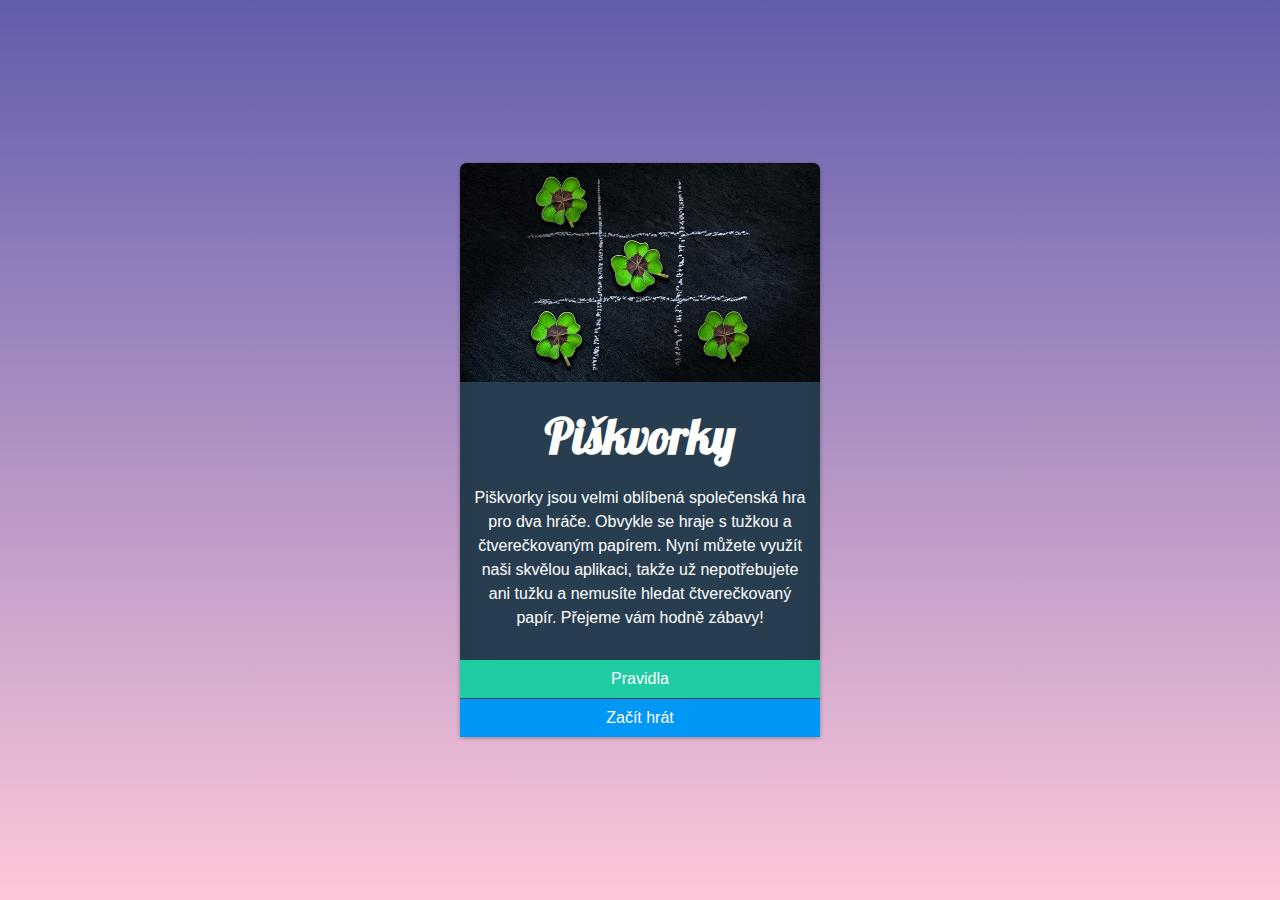
<file: index.html>
<!DOCTYPE html>
<html lang="en">
  <head>
    <meta charset="UTF-8" />
    <meta name="viewport" content="width=device-width, initial-scale=1.0" />
    <meta
      http-equiv="Cache-Control"
      content="no-cache, no-store, must-revalidate"
    />
    <link rel="stylesheet" href="style.css" />
    <link
      href="https://fonts.googleapis.com/css2?family=Lobster&display=swap"
      rel="stylesheet"
    />
    <title>Úvodní stránka</title>
  </head>
  <body>
    <div class="container container__homepage">
      <img
        class="image image__homepage"
        src="images/uvodni.jpg"
        alt="úvodní obrázek"
      />
      <h1 class="headline">Piškvorky</h1>
      <p class="description">
        Piškvorky jsou velmi oblíbená společenská hra pro dva hráče. Obvykle se
        hraje s tužkou a čtverečkovaným papírem. Nyní můžete využít naši skvělou
        aplikaci, takže už nepotřebujete ani tužku a nemusíte hledat
        čtverečkovaný papír. Přejeme vám hodně zábavy!
      </p>
      <a class="button pravidla" href="pravidla.html">Pravidla</a>
      <a class="button start" href="hra.html">Začít hrát</a>
    </div>
  </body>
</html>
</file>
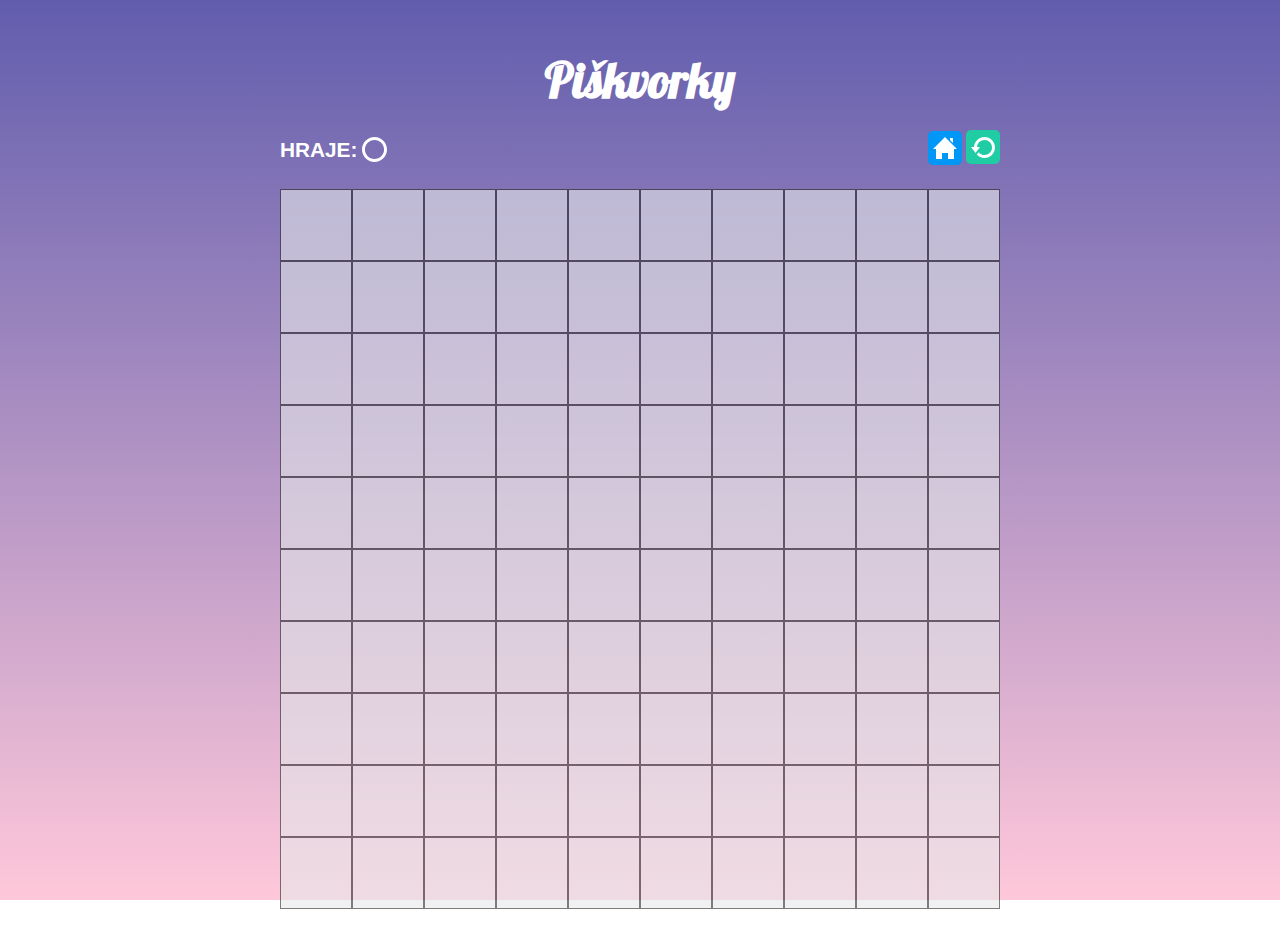
<file: hra.html>
<!DOCTYPE html>
<html lang="en">
  <head>
    <meta charset="UTF-8" />
    <meta name="viewport" content="width=device-width, initial-scale=1.0" />
    <meta
      http-equiv="Cache-Control"
      content="no-cache, no-store, must-revalidate"
    />
    <link rel="stylesheet" href="style.css" />
    <link
      href="https://fonts.googleapis.com/css2?family=Lobster&display=swap"
      rel="stylesheet"
    />
    <title>Piškvorky</title>
  </head>
  <body>
    <div class="container__game">
      <h1 class="headline">Piškvorky</h1>
      <div class="container__text">
        <span class="current__player">Hraje: <span id="player"></span></span>
        <div class="links">
          <a href="index.html"
            ><img class="icon__home" src="images/home.svg" alt="home"
          /></a>
          <a href="hra.html"
            ><img class="icon__restart" src="images/restart.svg" alt="restart"
          /></a>
        </div>
      </div>
      <div id="grid" class="container__grid"></div>
    </div>
    <script src="index.js"></script>
  </body>
</html>
</file>
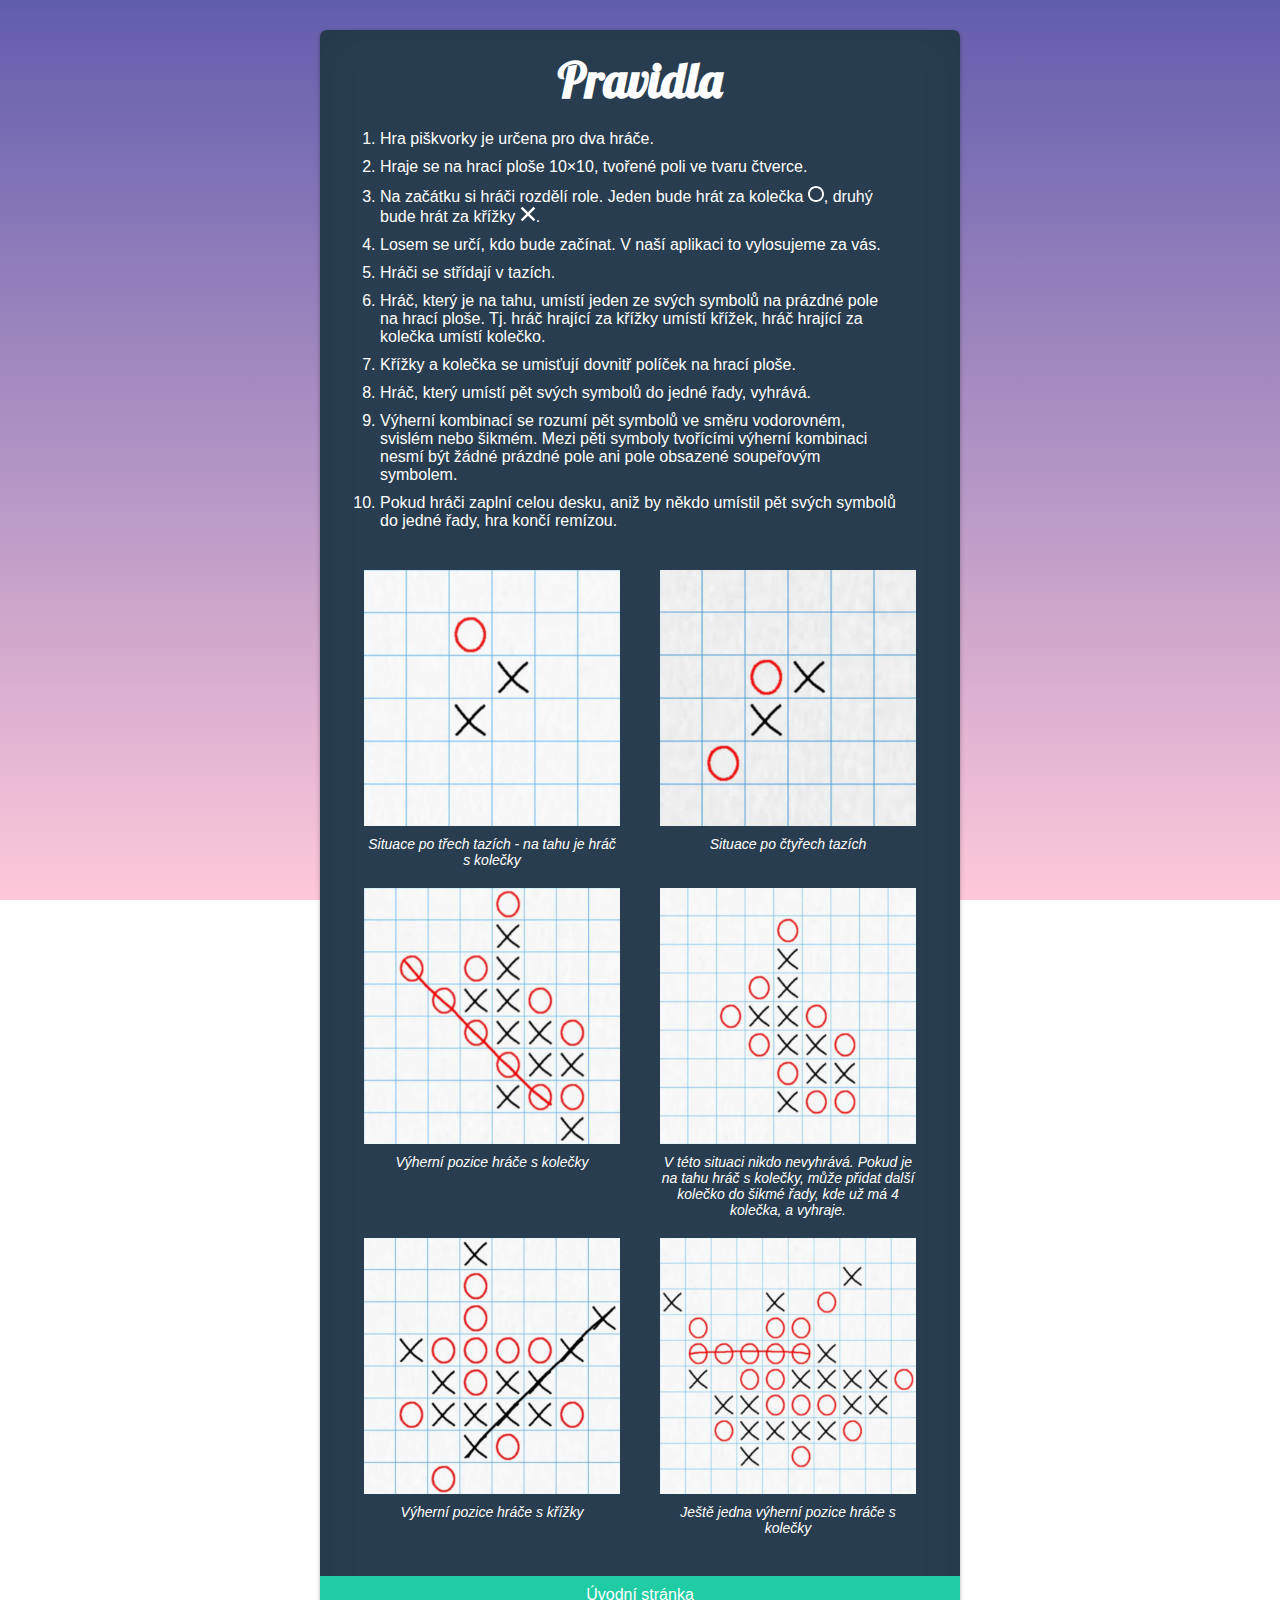
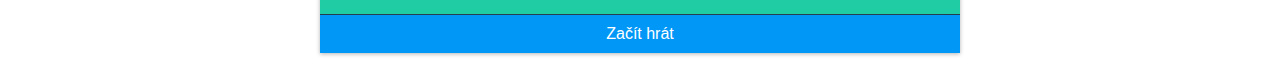
<file: pravidla.html>
<!DOCTYPE html>
<html lang="en">
  <head>
    <meta charset="UTF-8" />
    <meta name="viewport" content="width=device-width, initial-scale=1.0" />
    <meta
      http-equiv="Cache-Control"
      content="no-cache, no-store, must-revalidate"
    />
    <link
      href="https://fonts.googleapis.com/css2?family=Lobster&display=swap"
      rel="stylesheet"
    />
    <link rel="stylesheet" href="style.css" />
    <title>Document</title>
  </head>
  <body>
    <div class="container container__rules">
      <div class="p-20">
        <h1 class="headline">Pravidla</h1>
        <ol class="list">
          <li>Hra piškvorky je určena pro dva hráče.</li>
          <li>Hraje se na hrací ploše 10×10, tvořené poli ve tvaru čtverce.</li>
          <li>
            Na začátku si hráči rozdělí role. Jeden bude hrát za kolečka
            <img class="icon" src="images/circle.svg" alt="circle" />, druhý
            bude hrát za křížky
            <img class="icon" src="images/cross.svg" alt="cross" />.
          </li>
          <li>
            Losem se určí, kdo bude začínat. V naší aplikaci to vylosujeme za
            vás.
          </li>
          <li>Hráči se střídají v tazích.</li>
          <li>
            Hráč, který je na tahu, umístí jeden ze svých symbolů na prázdné
            pole na hrací ploše. Tj. hráč hrající za křížky umístí křížek, hráč
            hrající za kolečka umístí kolečko.
          </li>
          <li>Křížky a kolečka se umisťují dovnitř políček na hrací ploše.</li>
          <li>Hráč, který umístí pět svých symbolů do jedné řady, vyhrává.</li>
          <li>
            Výherní kombinací se rozumí pět symbolů ve směru vodorovném, svislém
            nebo šikmém. Mezi pěti symboly tvořícími výherní kombinaci nesmí být
            žádné prázdné pole ani pole obsazené soupeřovým symbolem.
          </li>
          <li>
            Pokud hráči zaplní celou desku, aniž by někdo umístil pět svých
            symbolů do jedné řady, hra končí remízou.
          </li>
        </ol>
      </div>
      <div class="wrapper">
        <figure class="content">
          <img
            class="image__rules"
            src="images/instructions-01.jpg"
            alt="instrukcde 01"
          />
          <figcaption class="legend">
            Situace po třech tazích - na tahu je hráč s kolečky
          </figcaption>
        </figure>
        <figure class="content">
          <img
            class="image__rules"
            src="images/instructions-02.jpg"
            alt="instrukcde 02"
          />
          <figcaption class="legend">Situace po čtyřech tazích</figcaption>
        </figure>
        <figure class="content">
          <img
            class="image__rules"
            src="images/instructions-03.jpg"
            alt="instrukcde 03"
          />
          <figcaption class="legend">Výherní pozice hráče s kolečky</figcaption>
        </figure>
        <figure class="content">
          <img
            class="image__rules"
            src="images/instructions-04.jpg"
            alt="instrukcde 04"
          />
          <figcaption class="legend">
            V této situaci nikdo nevyhrává. Pokud je na tahu hráč s kolečky,
            může přidat další kolečko do šikmé řady, kde už má 4 kolečka, a
            vyhraje.
          </figcaption>
        </figure>
        <figure class="content">
          <img
            class="image__rules"
            src="images/instructions-05.jpg"
            alt="instrukcde 05"
          />
          <figcaption class="legend">Výherní pozice hráče s křížky</figcaption>
        </figure>
        <figure class="content">
          <img
            class="image__rules"
            src="images/instructions-06.jpg"
            alt="instrukcde 06"
          />
          <figcaption class="legend">
            Ještě jedna výherní pozice hráče s kolečky
          </figcaption>
        </figure>
      </div>
      <a class="button pravidla" href="index.html">Úvodní stránka</a>
      <a class="button start" href="hra.html">Začít hrát</a>
    </div>
  </body>
</html>
</file>
<file: style.css>
*,
*::before,
*::after {
  margin: 0;
  padding: 0;
  box-sizing: inherit;
}

body {
  background-image: linear-gradient(#615dad, #ffc8da);
  background-repeat: no-repeat;
  background-attachment: fixed;
  margin: 0;
  min-height: 100vh;
  display: flex;
  justify-content: center;
  align-items: center;
  font-family: Arial, Helvetica, sans-serif;
  color: #ffffff;
}

.p-20 {
  padding: 0 20px;
}

.container {
  background-color: #283e50;
  -webkit-box-shadow: 0 1px 4px rgba(0, 0, 0, 0.3),
    0 0 40px rgba(0, 0, 0, 0.1) inset;
  -moz-box-shadow: 0 1px 4px rgba(0, 0, 0, 0.3),
    0 0 40px rgba(0, 0, 0, 0.1) inset;
  box-shadow: 0 1px 4px rgba(0, 0, 0, 0.3), 0 0 40px rgba(0, 0, 0, 0.1) inset;
}

.container__homepage {
  width: 300px;
}

.container__rules {
  max-width: 90%;
}

.container__rules,
.container__game {
  margin: 30px 0;
}

.container__game {
  max-width: 80vmin;
}

.container__rules,
.container__homepage,
.image__homepage {
  border-radius: 7px 7px 0 0;
}

.container__homepage,
.image__homepage {
  width: 360px;
}

.image {
  height: auto;
}

.image__rules {
  width: 100%;
}

#player {
  width: 25px;
  height: 25px;
  margin-left: 5px;
}
.image__svg {
  width: 100%;
  height: auto;
}

.headline {
  font-family: 'Lobster', cursive;
  font-size: 3rem;
  margin: 20px 0;
}

.description {
  padding: 0 10px;
  margin-bottom: 30px;
  line-height: 1.5;
}

.content {
  display: flex;
  flex-direction: column;
  justify-content: center;
  align-items: center;
  margin: 0 30px 30px;
}

.wrapper {
  display: flex;
  flex-wrap: wrap;
  align-items: flex-start;
  justify-content: center;
  margin-bottom: 20px;
}

.legend {
  font-style: italic;
  text-align: center;
  margin: 10px 0 0;
  font-size: 16px;
}

.list {
  margin-bottom: 40px;
  padding: 0 40px;
}

.list li {
  margin-bottom: 10px;
  font-size: 16px;
}

.icon {
  width: 1em;
  height: 1em;
}

.icon__big {
  margin-left: 5px;
  width: 20px;
  height: 20px;
}

.icon__home,
.icon__restart {
  padding: 5px;
  border-radius: 5px;
}

.icon__home:hover,
.icon__restart:hover,
.icon__home:focus,
.icon__restart:focus {
  opacity: 0.5;
}

.start,
.icon__home {
  background-color: #0197f6;
}

.start:hover,
.icon__home:hover,
.icon__home:focus {
  background-color: #0090e9;
  opacity: 1;
}

.pravidla,
.icon__restart {
  background-color: #1fcca4;
  margin-bottom: 1px;
}

.pravidla:hover,
.icon__restart:hover,
.icon__restart:focus {
  background-color: #1cbb96;
  opacity: 1;
}

.button {
  display: inline-block;
  width: 100%;
  height: auto;
  padding: 10px 0;
  color: #ffffff;
  text-decoration: none;
}

.button,
.headline,
.description {
  text-align: center;
}

.container__text {
  display: flex;
  justify-content: space-between;
  align-items: center;
  margin-bottom: 20px;
}

.current__player {
  text-transform: uppercase;
  font-weight: bold;
  display: flex;
  justify-content: center;
  align-items: center;
  font-size: 1.3em;
}

.container__grid {
  display: grid;
  grid: repeat(10, 1fr) / repeat(10, 1fr);
  width: 80vmin;
  height: 80vmin;
  position: relative;
}

.grid-item {
  border: 1px solid black;
  justify-items: center;
  align-items: center;
  opacity: 0.5;
  cursor: pointer;
  background-color: #e2e6eb;
}

.grid-item:hover,
.grid-item:focus {
  opacity: 0.8;
  cursor: pointer;
}

.board__field--cross,
.board__field--circle {
  position: relative;
  display: flex;
  flex-direction: column;
  justify-content: center;
}

.board__field--cross::before,
.board__field--cross::after {
  position: absolute;
  display: block;
  content: '';
  width: 80%;
  height: 4px;
  background-color: black;
}

.board__field--cross::before {
  animation: board__field--cross-before 0.25s cubic-bezier(0, 0, 0.69, 1.47)
    forwards;
}

.board__field--cross::after {
  animation: board__field--cross-after 0.25s cubic-bezier(0, 0, 0.69, 1.47)
    forwards;
}

.board__field--circle::after {
  content: '';
  display: block;
  width: 15px;
  height: 15px;
  border-radius: 50%;
  border: 3px solid black;
  animation: board__field--circle 0.25s cubic-bezier(0, 0, 0.69, 1.47) forwards;
}

.inner {
  position: absolute;
  top: 0;
  left: 0;
  right: 0;
  bottom: 0;
  opacity: 0.2;
  background-color: oldlace;
}

@media screen and (min-width: 540px) {
  .container__rules {
    width: 80%;
  }

  .content {
    width: calc(80% / 2);
    align-items: stretch;
    margin: 0 20px 20px;
  }

  .legend {
    font-size: 14px;
  }

  .board__field--circle::after {
    width: 35px;
    height: 35px;
  }
}

@media screen and (min-width: 540px) and (max-width: 960px) {
  .container__rules {
    max-width: 80%;
  }

  .image__rules {
    width: 100%;
  }

  .board__field--circle::after {
    width: 35px;
    height: 35px;
  }
}

@media screen and (min-width: 960px) {
  .container__rules {
    max-width: 50%;
  }

  .board__field--circle::after {
    width: 35px;
    height: 35px;
  }
}

@keyframes board__field--circle {
  0% {
    transform: scale(0);
  }
  100% {
    transform: scale(1);
  }
}

@keyframes board__field--cross-after {
  0% {
    transform: rotate(45deg) scale(0);
  }
  100% {
    transform: rotate(45deg) scale(1);
  }
}

@keyframes board__field--cross-before {
  0% {
    transform: rotate(-45deg) scale(0);
  }
  100% {
    transform: rotate(-45deg) scale(1);
  }
}
</file>
